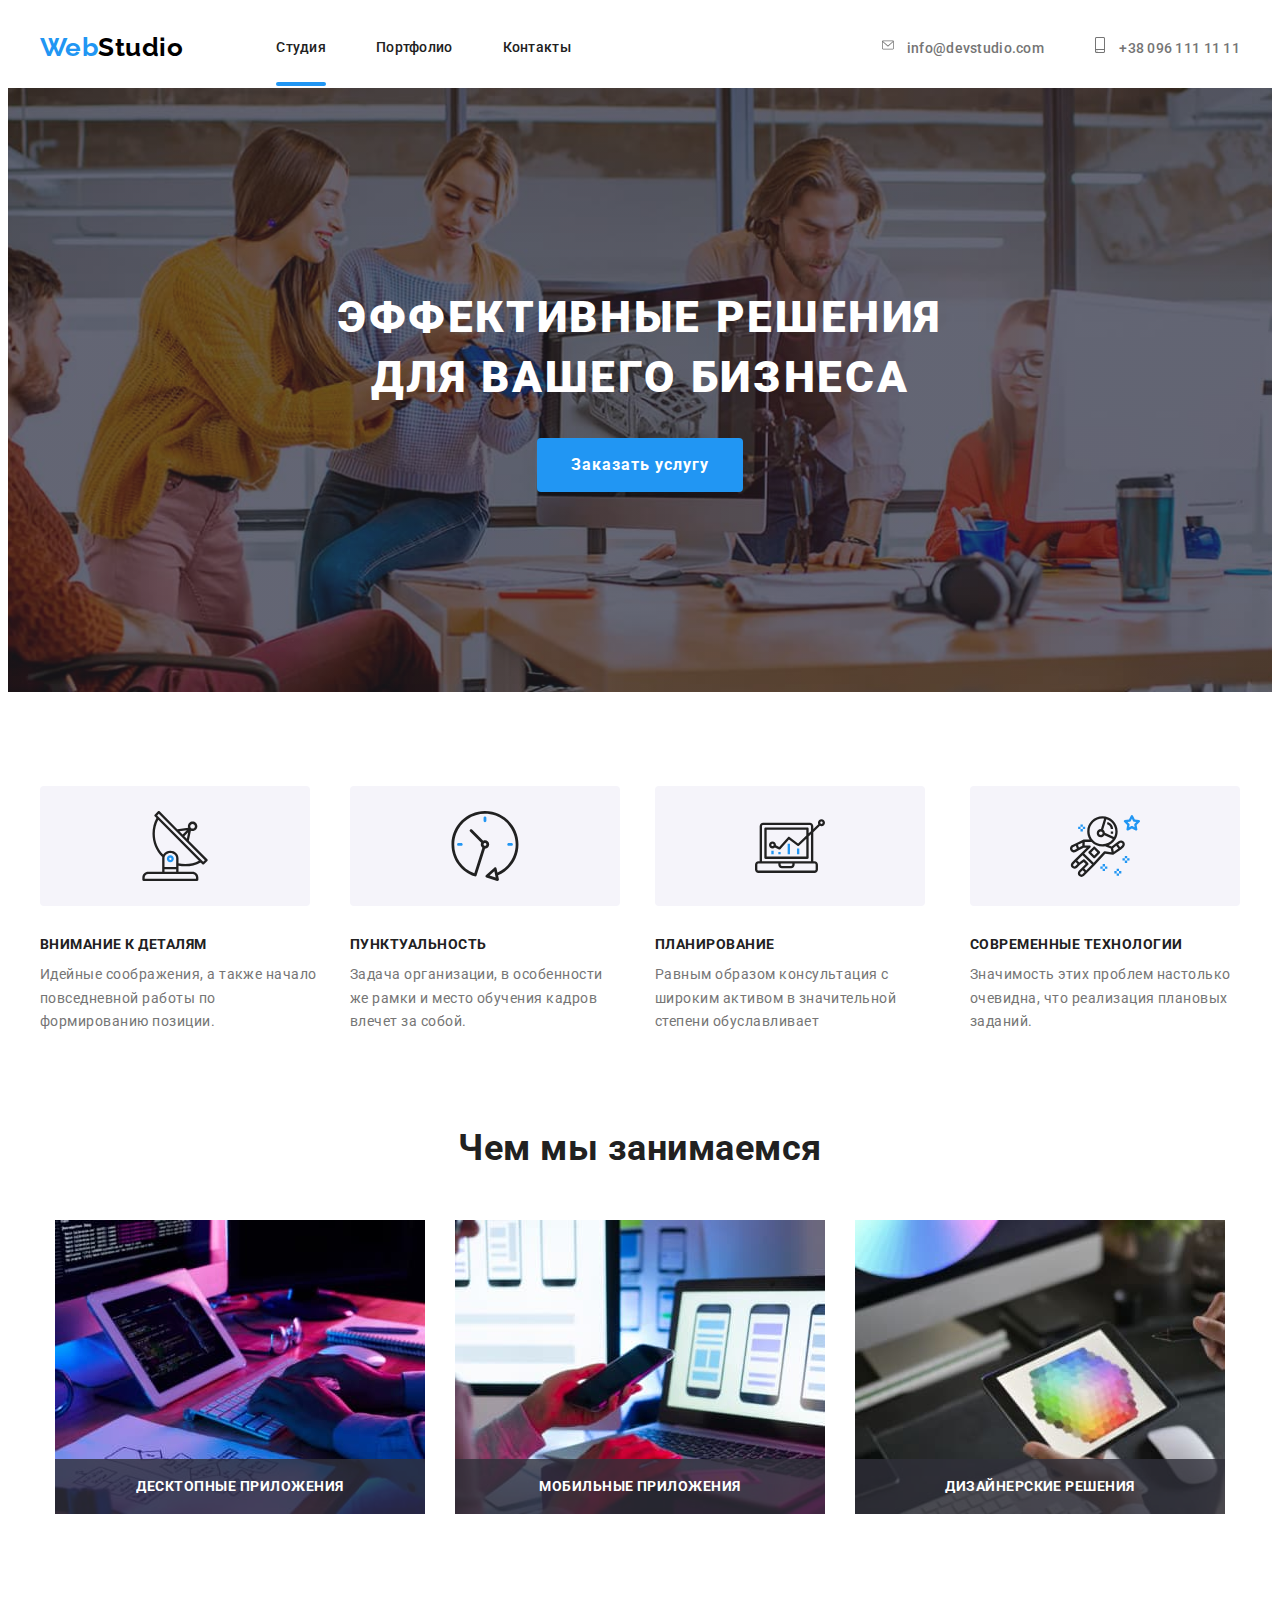
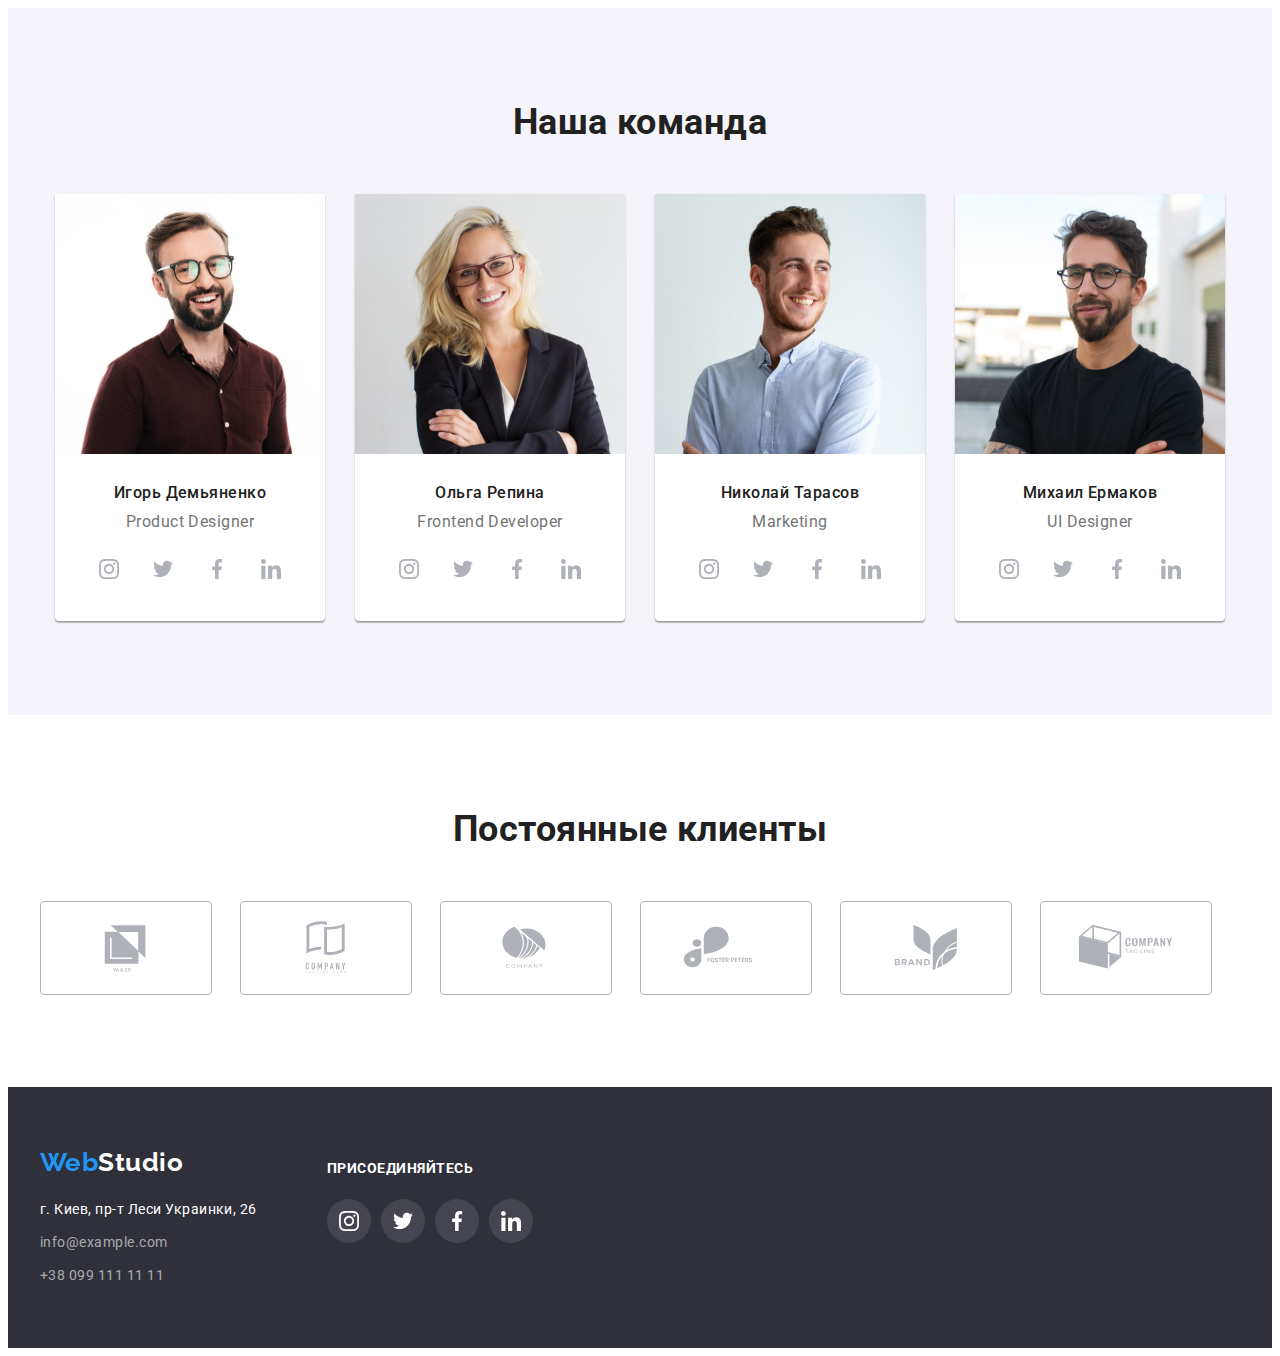
<file: index.html>
<!DOCTYPE html>
<html lang="en">

<head>
    <meta charset="UTF-8">
    <meta http-equiv="X-UA-Compatible" content="IE=edge">
    <meta name="viewport" content="width=   , initial-scale=1.0">
    <title>Document</title>
    <link rel="preconnect" href="https://fonts.googleapis.com">
    <link rel="preconnect" href="https://fonts.gstatic.com" crossorigin>
    <link
        href="https://fonts.googleapis.com/css2?family=Raleway:wght@700&family=Roboto:wght@400;500;700;900&display=swap"
        rel="stylesheet">
    <link rel="stylesheet" href="https://cdnjs.cloudflare.com/ajax/libs/modern-normalize/1.1.0/modern-normalize.min.css"
        integrity="sha512-wpPYUAdjBVSE4KJnH1VR1HeZfpl1ub8YT/NKx4PuQ5NmX2tKuGu6U/JRp5y+Y8XG2tV+wKQpNHVUX03MfMFn9Q=="
        crossorigin="anonymous" referrerpolicy="no-referrer" />

    <link rel="stylesheet" href="./css/style.css">
</head>

<body>
    <header class="header">
        <div class="container head-wrapper">
            <nav class="header-nav">
                <a href="./index.html" class="header-logo link"><span>Web</span>Studio</a>
                <ul class="header-list list">
                    <li class="header-item"><a class="header-link curent link" href="./index.html">Студия</a></li>
                    <li class="header-item"><a class="header-link  link" href="./portfolio.html">Портфолио</a></li>
                    <li class="header-item"><a class="header-link  link" href="">Контакты</a></li>
                </ul>
            </nav>
            <ul class="header-cont-nav list">
                <li class="header-item">
                    <a href="mailto:info@devstudio.com" class="header-contant head-email link">
                        <svg class="header-icon" width="12" height="16">
                            <use href="./images/symbol-defs.svg#icon-envelope">
                            </use>
                        </svg>
                        info@devstudio.com</a>
                </li>
                <li class="header-item">
                    <a href="tel:+380961111111" class="header-contant link">
                        <svg class="header-icon" width="12" height="16">
                            <use href="./images/symbol-defs.svg#icon-smartphone">
                            </use>
                        </svg>
                        +38 096 111 11 11</a>
                </li>
            </ul>
        </div>
    </header>

    <main>
        <section class="hero">
            <div class="container hero-content">
                <h1 class="hero-text">Эффективные решения для вашего бизнеса</h1>
                <button type="button" class="hero-btn" data-modal-open>Заказать услугу</button>
            </div>
        </section>
        <section class="pref">
            <div class="container">
                <h2 class="sr-only">Наши преимущества</h2>
                <ul class="pref-list list">
                    <li class="pref-item">
                        <div class="pref-box-icon">
                            <svg class="pref-icon" width="70" height="70">
                                <use href="./images/symbol-defs.svg#icon-antenna"></use>
                            </svg>
                        </div>
                        <h3 class="pref-item-h">Внимание к деталям</h3>
                        <p class="pref-item-p">Идейные соображения, а также начало повседневной работы по формированию
                            позиции.</p>
                    </li>
                    <li class="pref-item">
                        <div class="pref-box-icon">
                            <svg class="pref-icon" width="70" height="70">
                                <use href="./images/symbol-defs.svg#icon-clock"></use>
                            </svg>
                        </div>
                        <h3 class="pref-item-h">Пунктуальность</h3>
                        <p class="pref-item-p">Задача организации, в особенности же рамки и место обучения кадров влечет
                            за
                            собой.</p>
                    </li>
                    <li class="pref-item">
                        <div class="pref-box-icon">
                            <svg class="pref-icon" width="70" height="70">
                                <use href="./images/symbol-defs.svg#icon-diagram"></use>
                            </svg>
                        </div>
                        <h3 class="pref-item-h">Планирование</h3>
                        <p class="pref-item-p">Равным образом консультация с широким активом в значительной степени
                            обуславливает</p>
                    </li>
                    <li class="pref-item">
                        <div class="pref-box-icon">
                            <svg class="pref-icon" width="70" height="70">
                                <use href="./images/symbol-defs.svg#icon-astronaut"></use>
                            </svg>
                        </div>
                        <h3 class="pref-item-h">Современные технологии</h3>
                        <p class="pref-item-p">Значимость этих проблем настолько очевидна, что реализация плановых
                            заданий.
                        </p>
                    </li>
                </ul>
            </div>
        </section>
        <section class="ocupation">
            <div class="container">
                <h2 class="section-title">Чем мы занимаемся</h2>
                <ul class="ocupation-list list">
                    <li class="ocupation-item">
                        <img src="./images/box_1.jpg" alt="фото синхронизации iPad & iMac" width="370" height="294">
                        <p class="ocupation-text">Десктопные приложения</p>
                    </li>
                    <li class="ocupation-item">
                        <img src="./images/box_2.jpg" alt="фото синхронизации iPhone & notebook" width="370"
                            height="294">
                        <p class="ocupation-text">Мобильные приложения</p>
                    </li>
                    <li class="ocupation-item">
                        <img src="./images/box_3.jpg" alt="фото синхронизации iPad & notebook" width="370" height="294">
                        <p class="ocupation-text">Дизайнерские решения</p>
                    </li>
                </ul>
            </div>
        </section>
        <section class="team">
            <div class="container">
                <h2 class="section-title">Наша команда</h2>
                <ul class="team-list list">
                    <li class="team-item">
                        <img class="team-item-img" src="./images/igor_d.jpg" alt="фото Игоря Демьяненко" width="270"
                            height="280">
                        <div class="team-content">
                            <h3 class="team-item-name">Игорь Демьяненко</h3>
                            <p class="team-item-text">Product Designer</p>
                            <ul class="team-soc-list list">
                                <li class="team-soc-item"><a href="" class="team-soc-link">
                                        <svg class="team-soc-icon" width="20" height="20">
                                            <use href="./images/symbol-defs.svg#icon-instagram"></use>
                                        </svg>
                                    </a></li>
                                <li class="team-soc-item"><a href="" class="team-soc-link"><svg class="team-soc-icon"
                                            width="20" height="20">
                                            <use href="./images/symbol-defs.svg#icon-twitter"></use>
                                        </svg></a></li>
                                <li class="team-soc-item"><a href="" class="team-soc-link"><svg class="team-soc-icon"
                                            width="20" height="20">
                                            <use href="./images/symbol-defs.svg#icon-facebook"></use>
                                        </svg></a></li>
                                <li class="team-soc-item"><a href="" class="team-soc-link"><svg class="team-soc-icon"
                                            width="20" height="20">
                                            <use href="./images/symbol-defs.svg#icon-linkedin"></use>
                                        </svg></a></li>
                            </ul>
                        </div>
                    </li>
                    <li class="team-item">
                        <img class="team-item-img" src="./images/olga_r.jpg" alt="фото Ольги Репиной" width="270"
                            height="280">
                        <div class="team-content">
                            <h3 class="team-item-name">Ольга Репина</h3>
                            <p class="team-item-text">Frontend Developer</p>
                            <ul class="team-soc-list list">
                                <li class="team-soc-item"><a href="" class="team-soc-link">
                                        <svg class="team-soc-icon" width="20" height="20">
                                            <use href="./images/symbol-defs.svg#icon-instagram"></use>
                                        </svg>
                                    </a></li>
                                <li class="team-soc-item"><a href="" class="team-soc-link"><svg class="team-soc-icon"
                                            width="20" height="20">
                                            <use href="./images/symbol-defs.svg#icon-twitter"></use>
                                        </svg></a></li>
                                <li class="team-soc-item"><a href="" class="team-soc-link"><svg class="team-soc-icon"
                                            width="20" height="20">
                                            <use href="./images/symbol-defs.svg#icon-facebook"></use>
                                        </svg></a></li>
                                <li class="team-soc-item"><a href="" class="team-soc-link"><svg class="team-soc-icon"
                                            width="20" height="20">
                                            <use href="./images/symbol-defs.svg#icon-linkedin"></use>
                                        </svg></a></li>
                            </ul>
                        </div>
                    </li>
                    <li class="team-item">
                        <img class="team-item-img" src="./images/nick_t.jpg" alt="фото Николая Тарасова" width="270"
                            height="280">
                        <div class="team-content">
                            <h3 class="team-item-name">Николай Тарасов</h3>
                            <p class="team-item-text">Marketing</p>
                            <ul class="team-soc-list list">
                                <li class="team-soc-item"><a href="" class="team-soc-link">
                                        <svg class="team-soc-icon" width="20" height="20">
                                            <use href="./images/symbol-defs.svg#icon-instagram"></use>
                                        </svg>
                                    </a></li>
                                <li class="team-soc-item"><a href="" class="team-soc-link"><svg class="team-soc-icon"
                                            width="20" height="20">
                                            <use href="./images/symbol-defs.svg#icon-twitter"></use>
                                        </svg></a></li>
                                <li class="team-soc-item"><a href="" class="team-soc-link"><svg class="team-soc-icon"
                                            width="20" height="20">
                                            <use href="./images/symbol-defs.svg#icon-facebook"></use>
                                        </svg></a></li>
                                <li class="team-soc-item"><a href="" class="team-soc-link"><svg class="team-soc-icon"
                                            width="20" height="20">
                                            <use href="./images/symbol-defs.svg#icon-linkedin"></use>
                                        </svg></a></li>
                            </ul>

                        </div>
                    </li>
                    <li class="team-item">
                        <img class="team-item-img" src="./images/mich_erm.jpg" alt="фото Михаила Ермакова" width="270"
                            height="280">
                        <div class="team-content">
                            <h3 class="team-item-name">Михаил Ермаков</h3>
                            <p class="team-item-text">UI Designer</p>
                            <ul class="team-soc-list list">
                                <li class="team-soc-item"><a href="" class="team-soc-link">
                                        <svg class="team-soc-icon" width="20" height="20">
                                            <use href="./images/symbol-defs.svg#icon-instagram"></use>
                                        </svg>
                                    </a></li>
                                <li class="team-soc-item"><a href="" class="team-soc-link"><svg class="team-soc-icon"
                                            width="20" height="20">
                                            <use href="./images/symbol-defs.svg#icon-twitter"></use>
                                        </svg></a></li>
                                <li class="team-soc-item"><a href="" class="team-soc-link"><svg class="team-soc-icon"
                                            width="20" height="20">
                                            <use href="./images/symbol-defs.svg#icon-facebook"></use>
                                        </svg></a></li>
                                <li class="team-soc-item"><a href="" class="team-soc-link"><svg class="team-soc-icon"
                                            width="20" height="20">
                                            <use href="./images/symbol-defs.svg#icon-linkedin"></use>
                                        </svg></a></li>
                            </ul>
                        </div>
                    </li>
                </ul>
            </div>
        </section>
        <section class="partners">
            <div class="container">
                <h2 class="section-title">Постоянные клиенты</h2>
                <ul class="partners-list list">
                    <li class="partners-item"><a href="" class="partners-link"><svg class="partners-icon" width="106"
                                height="60">
                                <use href="./images/symbol-defs.svg#icon-Logo-1"></use>
                            </svg></a></li>
                    <li class="partners-item"><a href="" class="partners-link"><svg class="partners-icon" width="106"
                                height="60">
                                <use href="./images/symbol-defs.svg#icon-Logo-2"></use>
                            </svg></a></li>
                    <li class="partners-item"><a href="" class="partners-link"><svg class="partners-icon" width="106"
                                height="60">
                                <use href="./images/symbol-defs.svg#icon-Logo-3"></use>
                            </svg></a></li>
                    <li class="partners-item"><a href="" class="partners-link"><svg class="partners-icon" width="106"
                                height="60">
                                <use href="./images/symbol-defs.svg#icon-Logo-4"></use>
                            </svg></a></li>
                    <li class="partners-item"><a href="" class="partners-link"><svg class="partners-icon" width="106"
                                height="60">
                                <use href="./images/symbol-defs.svg#icon-Logo-5"></use>
                            </svg></a></li>
                    <li class="partners-item"><a href="" class="partners-link"><svg class="partners-icon" width="106"
                                height="60">
                                <use href="./images/symbol-defs.svg#icon-Logo-6"></use>
                            </svg></a></li>
                </ul>
            </div>
        </section>
    </main>
    <footer class="footer">
        <div class="container footer-wrap">
            <div class="foot-box-1">
                <h2 class="sr-only">Контакты</h2>
                <a class="footer-logo link" href="./index.html"><span>Web</span>Studio</a>
                <address class="footer-adress">
                    <ul class="footer-list list">
                        <li class="footer-item"><a class="footer-map-link link footer-common"
                                href="https://goo.gl/maps/TtTyTm2VUYu7iCqC7" target="_blank"
                                rel="noopener nofollow norefferrer">г.
                                Киев, пр-т Леси Украинки, 26</a></li>
                        <li class="footer-item"><a class="footer-contact footer-common link"
                                href="mailto:info@example.com">info@example.com</a></li>
                        <li class="footer-item"><a class="footer-contact footer-common link"
                                href="tel:+380991111111">+38
                                099
                                111
                                11
                                11</a>
                        </li>
                    </ul>
                </address>
            </div>
            <div class="footer-box-2">
                <h3 class="h-footer">присоединяйтесь</h3>
                <ul class="footer-soc-list list">
                    <li class="footer-soc-item"><a href="" class="footer-soc-link"><svg class="footer-soc-icon"
                                width="20" height="20">
                                <use href="./images/symbol-defs.svg#icon-instagram"></use>
                            </svg></a></li>
                    <li class="footer-soc-item"><a href="" class="footer-soc-link"><svg class="footer-soc-icon"
                                width="20" height="20">
                                <use href="./images/symbol-defs.svg#icon-twitter"></use>
                            </svg></a></li>
                    <li class="footer-soc-item"><a href="" class="footer-soc-link"><svg class="footer-soc-icon"
                                width="20" height="20">
                                <use href="./images/symbol-defs.svg#icon-facebook"></use>
                            </svg></a></li>
                    <li class="footer-soc-item">
                        <a href="" class="footer-soc-link">
                            <svg class="footer-soc-icon" width="20" height="20">
                                <use href="./images/symbol-defs.svg#icon-linkedin"></use>
                            </svg>
                        </a>
                    </li>
                </ul>
            </div>
        </div>
    </footer>
    <div class="backdrop" data-modal>
        <div class="modal">
            <button type="button" class="modal-close-btn" data-modal-close>
                <svg class="modal-icon" width="11" height="11">
                    <use href="./images/symbol-defs.svg#icon-Vector-2-1"></use>
                </svg>
            </button>
        </div>
    </div>
    <script src="./js/modal.js"></script>
</body>

</html>
</file>
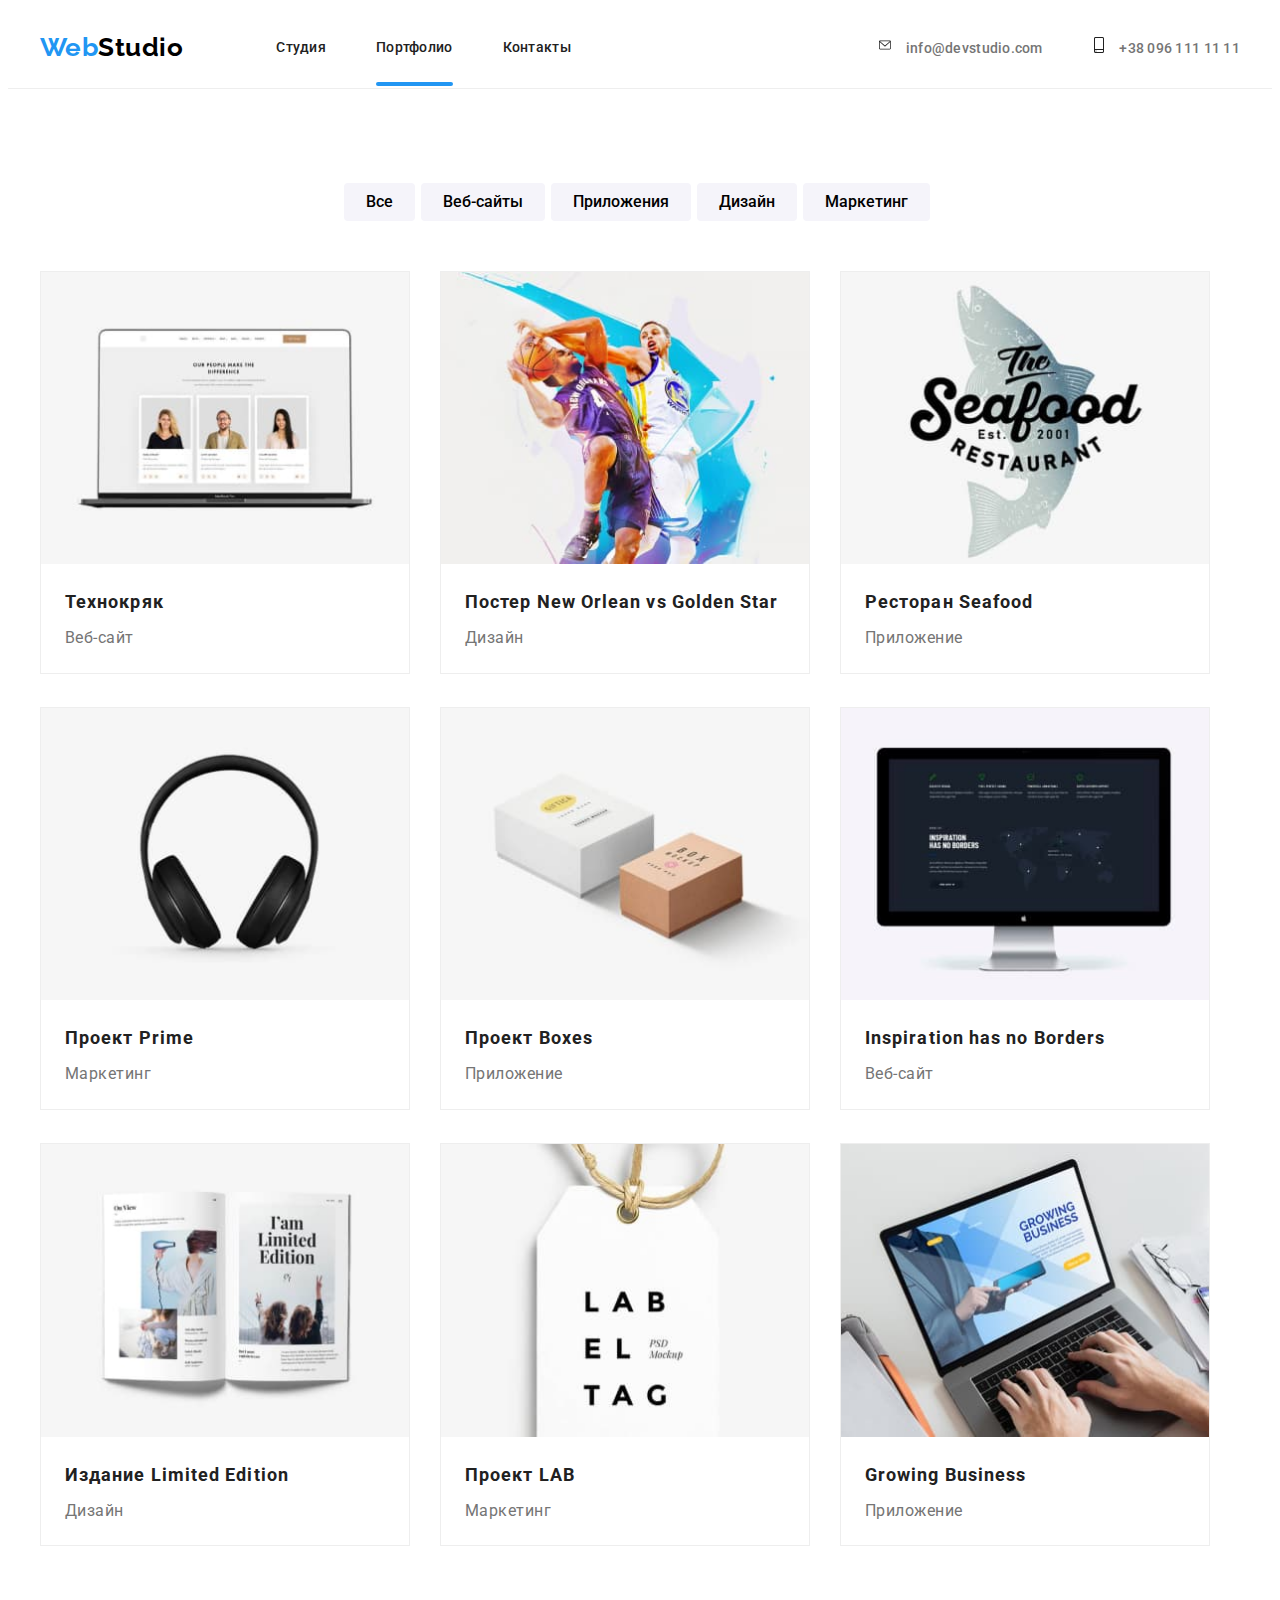
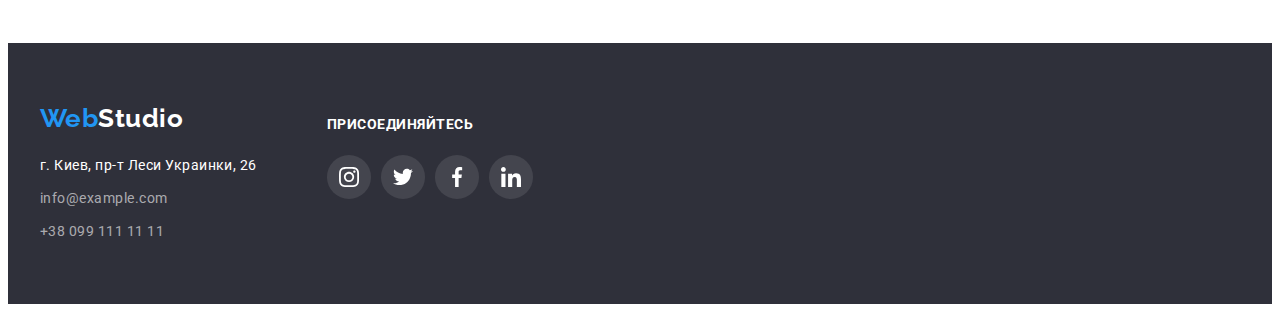
<file: portfolio.html>
<!DOCTYPE html>
<html lang="en">

<head>
    <meta charset="UTF-8">
    <meta http-equiv="X-UA-Compatible" content="IE=edge">
    <meta name="viewport" content="width=   , initial-scale=1.0">
    <title>Document</title>
    <link rel="preconnect" href="https://fonts.googleapis.com">
    <link rel="preconnect" href="https://fonts.gstatic.com" crossorigin>
    <link
        href="https://fonts.googleapis.com/css2?family=Raleway:wght@700&family=Roboto:wght@400;500;700;900&display=swap"
        rel="stylesheet">
    <link rel="stylesheet" href="https://cdnjs.cloudflare.com/ajax/libs/modern-normalize/1.1.0/modern-normalize.min.css"
        integrity="sha512-wpPYUAdjBVSE4KJnH1VR1HeZfpl1ub8YT/NKx4PuQ5NmX2tKuGu6U/JRp5y+Y8XG2tV+wKQpNHVUX03MfMFn9Q=="
        crossorigin="anonymous" referrerpolicy="no-referrer" />
    <link rel="stylesheet" href="./css/style.css">
</head>

<body>
    <header class="header">
        <div class="container head-wrapper">
            <nav class="header-nav">
                <a href="./index.html" class="header-logo link"><span>Web</span>Studio</a>
                <ul class="header-list list">
                    <li class="header-item"><a class="header-link  link" href="./index.html">Студия</a></li>
                    <li class="header-item"><a class="header-link curent  link" href="./portfolio.html">Портфолио</a></li>
                    <li class="header-item"><a class="header-link  link" href="">Контакты</a></li>
                </ul>
            </nav>
            <ul class="header-cont-nav list">
                <li class="header-item">
                    <svg class="header-icon" width="12" height="16">
                        <use href="./images/symbol-defs.svg#icon-envelope"></use>
                    </svg>
                    <a href="mailto:info@devstudio.com" class="header-contant link">info@devstudio.com</a>
                </li>
                <li class="header-item">
                    <svg class="header-icon" width="12" height="16">
                        <use href="./images/symbol-defs.svg#icon-smartphone"></use>
                    </svg>
                    <a href="tel:+380961111111" class="header-contant link">+38 096 111 11 11</a>
                </li>
            </ul>
        </div>
    </header>

    <main>
        <section class="portfolio">
            <div class="container">

                <div class="port-content">
                    <ul class="list">
                        <li><button class="portfolio-btn" type="button">Все</button></li>
                        <li><button class="portfolio-btn" type="button">Веб-сайты</button></li>
                        <li><button class="portfolio-btn" type="button">Приложения</button></li>
                        <li><button class="portfolio-btn" type="button">Дизайн</button></li>
                        <li><button class="portfolio-btn" type="button">Маркетинг</button></li>
                    </ul>
                </div>

                <h1 class="sr-only">наши проекты</h1>
                <ul class="portfolio-list list">
                    <li class="port-list-item"> <a class="link" href="">
                            <article class="portfolio-card">
                                <div class="portfolio-card-img">
                                <img src="./images/techno_1.jpg" alt="технокряк_веб-сайт" width="">
                           <p class="portfolio-card-text">Ресурс предлагает комплексные предложения с разным уровнем функционала и сервисов. Все это позволит посетителю получить
                        исчерпывающие сведения о компании или частном лице.</p>
                            </div>
                                <div class="portfolio-text">
                                    <h2 class="portfolio-prj-h">Технокряк</h2>
                                    <p class="portfolio-prj-p">Веб-сайт</p>
                                </div>
                            </article>
                        </a>

                    </li>
                    <li class="port-list-item"> <a class="link" href="">
                            <article class="portfolio-card">
                                <div class="portfolio-card-img">
                                <img src="./images/poster_2.jpg" alt="Постер Новый Орлеан" width="">
                                <p class="portfolio-card-text">Ресурс предлагает комплексные предложения с разным уровнем функционала и сервисов. Все это позволит посетителю
                                    получить
                                    исчерпывающие сведения о компании или частном лице.</p>
                                </div>
                                <div class="portfolio-text">
                                    <h2 class="portfolio-prj-h">Постер New Orlean vs Golden Star</h2>
                                    <p class="portfolio-prj-p">Дизайн</p>
                                </div>
                            </article>
                        </a>
                    </li>
                    <li class="port-list-item"> <a class="link" href="">
                            <article class="portfolio-card">
                                <div class="portfolio-card-img">
                                <img src="./images/restaurant_3.jpg" alt="Рыбный ресторан Seafood" width="">
                            <p class="portfolio-card-text">Ресурс предлагает комплексные предложения с разным уровнем функционала и сервисов. Все это позволит посетителю
                                получить
                                исчерпывающие сведения о компании или частном лице.</p>
                            </div>
                                <div class="portfolio-text">
                                    <h2 class="portfolio-prj-h">Ресторан Seafood</h2>
                                    <p class="portfolio-prj-p">Приложение</p>
                                </div>
                            </article>
                        </a>
                    </li>
                    <li class="port-list-item"> <a class="link" href="">
                            <article class="portfolio-card">
                                  <div class="portfolio-card-img">
                                <img src="./images/project_4.jpg" alt="фото проект Prime" width="">
                                <p class="portfolio-card-text">Ресурс предлагает комплексные предложения с разным уровнем функционала и сервисов. Все это позволит посетителю
                                    получить
                                    исчерпывающие сведения о компании или частном лице.</p>
                                </div>
                                <div class="portfolio-text">
                                    <h2 class="portfolio-prj-h">Проект Prime</h2>
                                    <p class="portfolio-prj-p">Маркетинг</p>
                                </div>
                            </article>
                        </a>
                    </li>
                    <li class="port-list-item"> <a class="link" href="">
                            <article class="portfolio-card">
                                <div class="portfolio-card-img">
                                <img src="./images/project_boxes_5.jpg" alt="фото проект Boxes" width="">
                                <p class="portfolio-card-text">Ресурс предлагает комплексные предложения с разным уровнем функционала и сервисов. Все это позволит посетителю
                                    получить
                                    исчерпывающие сведения о компании или частном лице.</p>
                                </div>
                                <div class="portfolio-text">
                                    <h2 class="portfolio-prj-h">Проект Boxes</h2>
                                    <p class="portfolio-prj-p">Приложение</p>
                                                               </div>
                            </article>
                        </a>
                    </li>
                    <li class="port-list-item"> <a class="link" href="">
                            <article class="portfolio-card">
                                <div class="portfolio-card-img">
                                <img src="./images/inspiration_6.jpg" alt="фото сайт Inspiration" width="">
                                <p class="portfolio-card-text">Ресурс предлагает комплексные предложения с разным уровнем функционала и сервисов. Все это позволит посетителю
                                    получить
                                    исчерпывающие сведения о компании или частном лице.</p>
                                </div>
                                <div class="portfolio-text">
                                    <h2 class="portfolio-prj-h">Inspiration has no Borders</h2>
                                    <p class="portfolio-prj-p">Веб-сайт</p>
                                </div>
                            </article>
                        </a>
                    </li>
                    <li class="port-list-item"> <a class="link" href="">
                            <article class="portfolio-card">
                                <div class="portfolio-card-img">
                                <img src="./images/journal_7.jpg" alt="фото проект Limited Edition" width="">
                                <p class="portfolio-card-text">Ресурс предлагает комплексные предложения с разным уровнем функционала и сервисов. Все это позволит посетителю
                                    получить
                                    исчерпывающие сведения о компании или частном лице.</p>
                                </div>
                                <div class="portfolio-text">
                                    <h2 class="portfolio-prj-h">Издание Limited Edition</h2>
                                    <p class="portfolio-prj-p">Дизайн</p>
                                </div>
                            </article>
                        </a>
                    </li>
                    <li class="port-list-item"> <a class="link" href="">
                            <article class="portfolio-card">
                                <div class="portfolio-card-img">
                                <img src="./images/project_lab_8.jpg" alt="фото проект LAB" width="">
                            <p class="portfolio-card-text">Ресурс предлагает комплексные предложения с разным уровнем функционала и сервисов. Все это позволит посетителю
                                получить
                                исчерпывающие сведения о компании или частном лице.</p>
                            </div>
                                <div class="portfolio-text">
                                    <h2 class="portfolio-prj-h">Проект LAB</h2>
                                    <p class="portfolio-prj-p">Маркетинг</p>
                                </div>
                            </article>
                        </a>
                    </li>
                    <li class="port-list-item"> <a class="link" href="">
                            <article class="portfolio-card">
                                <div class="portfolio-card-img">
                                <img src="./images/growing_9.jpg" alt="фото приложение Growing" width="">
                                <p class="portfolio-card-text">Ресурс предлагает комплексные предложения с разным уровнем функционала и сервисов. Все это позволит посетителю
                                    получить
                                    исчерпывающие сведения о компании или частном лице.</p>
                                </div>
                                <div class="portfolio-text">
                                    <h2 class="portfolio-prj-h">Growing Business</h2>
                                    <p class="portfolio-prj-p">Приложение</p>
                                </div>
                            </article>
                        </a>
                    </li>
                </ul>


            </div>
        </section>
    </main>
    <footer class="footer">
        <div class="container footer-wrap">
            <div class="foot-box-1">
                <h2 class="sr-only">Контакты</h2>
                <a class="footer-logo link" href="./index.html"><span>Web</span>Studio</a>
                <address class="footer-adress">
                    <ul class="footer-list list">
                        <li class="footer-item"><a class="footer-map-link link footer-common"
                                href="https://goo.gl/maps/TtTyTm2VUYu7iCqC7" target="_blank"
                                rel="noopener nofollow norefferrer">г.
                                Киев, пр-т Леси Украинки, 26</a></li>
                        <li class="footer-item"><a class="footer-contact footer-common link"
                                href="mailto:info@example.com">info@example.com</a></li>
                        <li class="footer-item"><a class="footer-contact footer-common link"
                                href="tel:+380991111111">+38
                                099
                                111
                                11
                                11</a>
                        </li>
                    </ul>
                </address>
            </div>
            <div class="footer-box-2">
                <h3 class="h-footer">присоединяйтесь</h3>
                <ul class="footer-soc-list list">
                    <li class="footer-soc-item"><a href="" class="footer-soc-link"><svg class="footer-soc-icon"
                                width="20" height="20">
                                <use href="./images/symbol-defs.svg#icon-instagram"></use>
                            </svg></a></li>
                    <li class="footer-soc-item"><a href="" class="footer-soc-link"><svg class="footer-soc-icon"
                                width="20" height="20">
                                <use href="./images/symbol-defs.svg#icon-twitter"></use>
                            </svg></a></li>
                    <li class="footer-soc-item"><a href="" class="footer-soc-link"><svg class="footer-soc-icon"
                                width="20" height="20">
                                <use href="./images/symbol-defs.svg#icon-facebook"></use>
                            </svg></a></li>
                    <li class="footer-soc-item">
                        <a href="" class="footer-soc-link">
                            <svg class="footer-soc-icon" width="20" height="20">
                                <use href="./images/symbol-defs.svg#icon-linkedin"></use>
                            </svg>
                        </a>
                    </li>
                </ul>
            </div>
        </div>
    </footer>
</body>

</html>
</file>
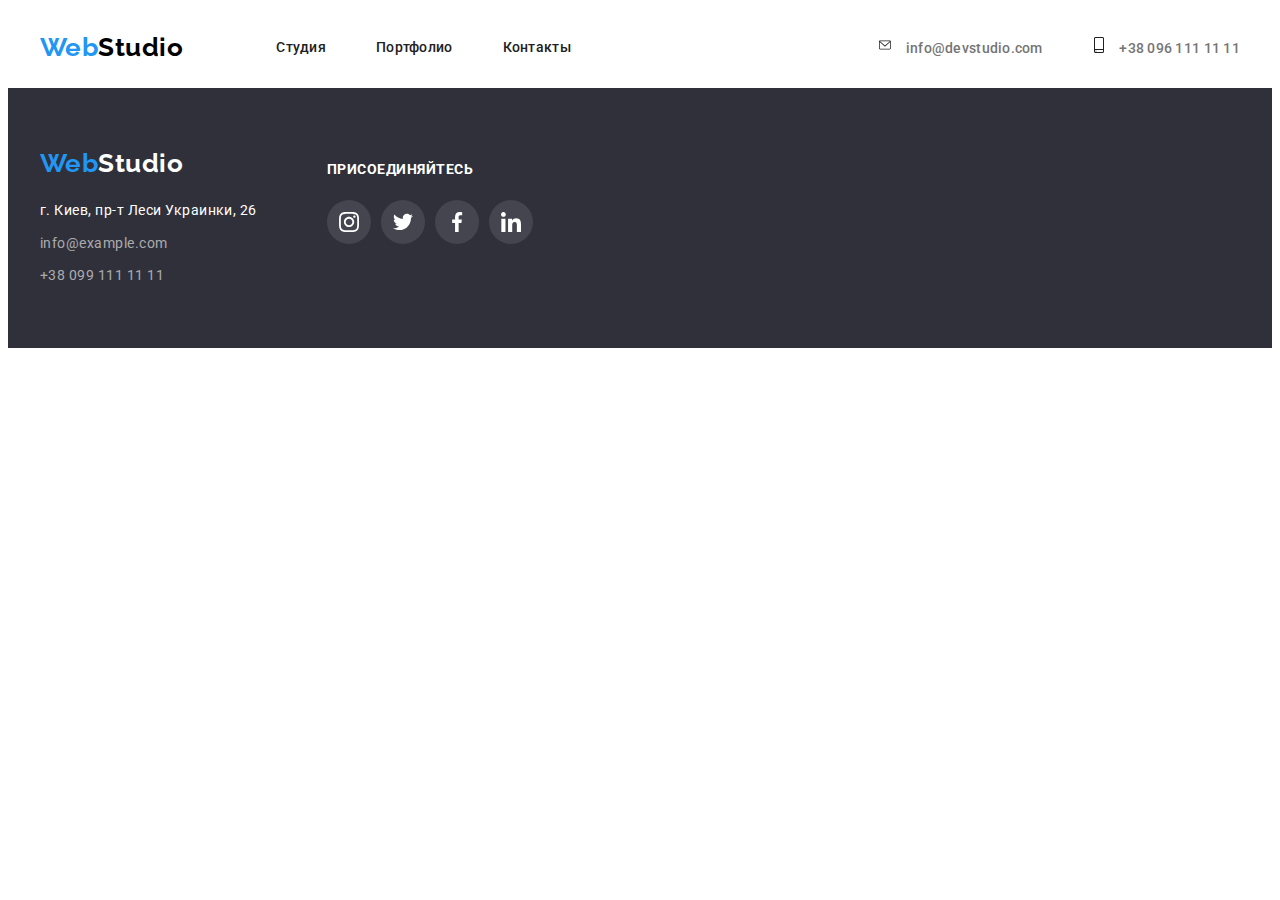
<file: studio.html>
<!DOCTYPE html>
<html lang="en">

<head>
    <meta charset="UTF-8">
    <meta http-equiv="X-UA-Compatible" content="IE=edge">
    <meta name="viewport" content="width=   , initial-scale=1.0">
    <title>Document</title>
    <link rel="preconnect" href="https://fonts.googleapis.com">
    <link rel="preconnect" href="https://fonts.gstatic.com" crossorigin>
    <link
        href="https://fonts.googleapis.com/css2?family=Raleway:wght@700&family=Roboto:wght@400;500;700;900&display=swap"
        rel="stylesheet">
    <link rel="stylesheet" href="https://cdnjs.cloudflare.com/ajax/libs/modern-normalize/1.1.0/modern-normalize.min.css"
        integrity="sha512-wpPYUAdjBVSE4KJnH1VR1HeZfpl1ub8YT/NKx4PuQ5NmX2tKuGu6U/JRp5y+Y8XG2tV+wKQpNHVUX03MfMFn9Q=="
        crossorigin="anonymous" referrerpolicy="no-referrer" />
    <link rel="stylesheet" href="./css/style.css">
</head>

<body>
    <header class="header">
        <div class="container head-wrapper">
            <nav class="header-nav">
                <a href="./index.html" class="header-logo link"><span>Web</span>Studio</a>
                <ul class="header-list list">
                    <li class="header-item"><a class="header-link  link" href="./studio.html">Студия</a></li>
                    <li class="header-item"><a class="header-link  link" href="./portfolio.html">Портфолио</a></li>
                    <li class="header-item"><a class="header-link  link" href="">Контакты</a></li>
                </ul>
            </nav>
            <ul class="header-cont-nav list">
                <li class="header-item">
                    <svg class="header-icon" width="12" height="16">
                        <use href="./images/symbol-defs.svg#icon-envelope"></use>
                    </svg>
                    <a href="mailto:info@devstudio.com" class="header-contant link">info@devstudio.com</a>
                </li>
                <li class="header-item">
                    <svg class="header-icon" width="12" height="16">
                        <use href="./images/symbol-defs.svg#icon-smartphone"></use>
                    </svg>
                    <a href="tel:+380961111111" class="header-contant link">+38 096 111 11 11</a>
                </li>
            </ul>
        </div>
    </header>

    <main>

    </main>
    <footer class="footer">
        <div class="container footer-wrap">
            <div class="foot-box-1">
                <h2 class="sr-only">Контакты</h2>
                <a class="footer-logo link" href="./index.html"><span>Web</span>Studio</a>
                <address class="footer-adress">
                    <ul class="footer-list list">
                        <li class="footer-item"><a class="footer-map-link link footer-common"
                                href="https://goo.gl/maps/TtTyTm2VUYu7iCqC7" target="_blank"
                                rel="noopener nofollow norefferrer">г.
                                Киев, пр-т Леси Украинки, 26</a></li>
                        <li class="footer-item"><a class="footer-contact footer-common link"
                                href="mailto:info@example.com">info@example.com</a></li>
                        <li class="footer-item"><a class="footer-contact footer-common link"
                                href="tel:+380991111111">+38
                                099
                                111
                                11
                                11</a>
                        </li>
                    </ul>
                </address>
            </div>
            <div class="footer-box-2">
                <h3 class="h-footer">присоединяйтесь</h3>
                <ul class="footer-soc-list list">
                    <li class="footer-soc-item"><a href="" class="footer-soc-link"><svg class="footer-soc-icon"
                                width="20" height="20">
                                <use href="./images/symbol-defs.svg#icon-instagram"></use>
                            </svg></a></li>
                    <li class="footer-soc-item"><a href="" class="footer-soc-link"><svg class="footer-soc-icon"
                                width="20" height="20">
                                <use href="./images/symbol-defs.svg#icon-twitter"></use>
                            </svg></a></li>
                    <li class="footer-soc-item"><a href="" class="footer-soc-link"><svg class="footer-soc-icon"
                                width="20" height="20">
                                <use href="./images/symbol-defs.svg#icon-facebook"></use>
                            </svg></a></li>
                    <li class="footer-soc-item">
                        <a href="" class="footer-soc-link">
                            <svg class="footer-soc-icon" width="20" height="20">
                                <use href="./images/symbol-defs.svg#icon-linkedin"></use>
                            </svg>
                        </a>
                    </li>
                </ul>
            </div>
        </div>
    </footer>
</body>

</html>
</file>
<file: css/style.css>
:root {
  --primary-text-color: #212121;
  --secondary-text-collor: #757575;
  --accent-text-color: #2196F3;
  --accent2-text-color: #FFFFFF;
  --background-accent: #2F303A;
  --background2-accent: #F5F4FA;
  --logo-color: #000000;
  --border-portfolio: #eeeeee;

  --tipical-margin: 30px;
}

/* font main background: #212121; */
/* font main 2 background: #757575; */
/* font aсcent background: 2196F3#--; */
/* font aсcent 2 background: #FFFFFF; */
/* hero background color: #2F303A; */
/* main background color: #FFFFFF; */
/* section team background color F5F4FA */

p,
h1,
h2,
h3,
h4,
h5,
h6 {
  margin: 0;
}

ul,
ol {
  margin: 0;
  padding-left: 0;
}

button {
  cursor: pointer;
}

img {
  display: block;
  max-width: 100%;
  height: auto;
}

body {
  color: var(--primary-text-color);
  background: var(--accent2-text-color);
  font-family: 'Roboto', sans-serif;
  letter-spacing: 0.03em;


}

.container {
  width: 1200px;
  margin: 0 auto;
  padding-left: 15px;
  padding-right: 15px;
  /* outline: 1px solid tomato; */
}

.list {
  list-style: none;
  padding: 0;
  margin: 0;
}

.link {
  text-decoration: none;
  display: inline-block;
}

/* -------------------------header--------------------*/
.header {
  padding-top: 24px;
  padding-bottom: 25px;
}

.header .head-wrapper {
  display: flex;
  align-items: center;
}

.header-logo {
  color: var(--logo-color);
  font-family: 'Raleway', sans-serif;
  font-weight: 700;
  font-size: 26px;
  line-height: 1.19;

}

.header-logo>span {
  color: var(--accent-text-color);
}

.header-nav {
  display: flex;
  align-items: center;
}

.header-list {
  display: flex;
  margin-left: 93px;
}

.header-list .header-item+.header-item {
  margin-left: 50px;
}

.header-cont-nav {
  margin-left: auto;
}

.header-cont-nav .header-item+.header-item {
  margin-left: 50px;
}


.header-cont-nav {
  display: flex;
}

/* .header-item {
  display: flex;
  align-items: center;
} */

.header-link,
.header-contant {
  font-weight: 500;
  font-size: 14px;
  line-height: 1.2;
  letter-spacing: 0.02em;
}

.header-link {
  position: relative;
}

.curent::after {
  content: "";

  display: block;
  width: 100%;
  height: 4px;
  background-color: var(--accent-text-color);
  border-radius: 2px;

  position: absolute;
  left: 0;
  bottom: -30px;

  /* transform: scaleX(0); */
  transition: transform 250ms cubic-bezier(0.4, 0, 0.2, 1);
}

/* .header-link:hover::after{
  transform: scaleX(1);
} */

.header-contant {
  color: var(--secondary-text-collor);
  transition: 250ms cubic-bezier(0.4, 0, 0.2, 1);
}

.header-link {
  color: var(--primary-text-color);
  display: flex;
  transition: 250ms cubic-bezier(0.4, 0, 0.2, 1);

}

.header-icon {
  margin-right: 10px;
  fill: currentColor;

  justify-content: center;
  align-items: center;

}

/* 
.header-contan:focus .header-icon,
.header-contan:hover .header-icon {
  color: var(--accent-text-color);
} */

.header-link:hover,
.header-link:focus,
.header-contant:focus,
.header-contant:hover {
  color: var(--accent-text-color);
}

/*.header-item:focus .header-contant,
.header-item:hover .header-contant {
  color: var(--accent-text-color);
}*/

/*-------------------------hero---------------------*/
.hero {
  background: var(--background-accent);
  padding: 200px 0px;
  max-width: 1600px;
  margin: 0 auto;

  background-image: linear-gradient(rgba(47, 48, 58, 0.4), rgba(47, 48, 58, 0.4)), url(../images/hero-bg.jpg);
  background-size: cover;
  background-position: center;
  background-repeat: no-repeat;
}

/* .hero .container {
  padding: 200px 0px;

} */

.hero-text {
  max-width: 696px;
  color: var(--accent2-text-color);
  font-weight: 900;
  font-size: 44px;
  line-height: 1.36;
  text-align: center;
  letter-spacing: 0.06em;
  text-transform: uppercase;
  margin: 0 auto var(--tipical-margin);
  ;
}

.hero-btn {
  margin: 0 auto;
  min-width: 200px;

  border-color: transparent;
  padding: 10px 32px;
  justify-content: center;
  border-radius: 4px;

  color: var(--accent2-text-color);
  background: var(--accent-text-color);
  cursor: pointer;

  font-family: 'Roboto';
  font-weight: 700;
  font-size: 16px;
  line-height: 1.9;
  display: flex;
  align-items: center;
  text-align: center;
  letter-spacing: 0.06em;

}

/* -----------------------main part ----------------*/
.pref {
  padding-top: 94px;
}

.pref-list {
  display: flex;
  justify-content: center;
}



.pref-item {
  flex-basis: calc(100/4 - var(--tipical-margin));
  margin-right: var(--tipical-margin);
}

.pref-item:last-child {
  margin-right: 0;
}


.pref-box-icon {
  background-color: #F5F4FA;

  border-radius: 4px;
  width: 270px;
  height: 120px;
  margin-bottom: 30px;
  /*padding: 25px 100px;*/
  display: flex;
  justify-content: center;
  align-items: center;
}


.pref-icon {}


.pref-item-h {
  margin-bottom: 10px;

  font-weight: 700;
  font-size: 14px;
  line-height: 1.2;
  text-transform: uppercase;


}

.pref-item-p {
  color: #757575;
  font-size: 14px;
  line-height: 1.7;

}

.ocupation {
  padding-top: 94px;
  padding-bottom: 94px;
}

.section-title {
  font-weight: 700;
  font-size: 36px;
  line-height: 1.16;
  text-align: center;
  margin-bottom: 50px;

}

.ocupation-list {
  display: flex;
  justify-content: center;
  padding-top: 0;
}

.ocupation-item {
  flex-basis: calc(100/3- var(--tipical-margin));
  margin-right: var(--tipical-margin);

  position: relative;
}

.ocupation-item:last-child {
  margin-right: 0;
}

.ocupation-text {
  position: absolute;
  bottom: 0;

  padding: 27px 0px;

  background-color: rgba(47, 48, 58, 0.8);
  width: 100%;

  font-weight: 700;
  font-size: 14px;
  line-height: 1.14px;
  text-align: center;
  text-transform: uppercase;

  color: #FFFFFF;

}

.team {
  padding-top: 94px;
  padding-bottom: 94px;
  background: #F5F4FA
}

.team-list {
  display: flex;
  justify-content: center;
  margin: 0 auto;
}

.team-item {
  flex-basis: calc(100/4- var(--tipical-margin));
  background: #FFFFFF;
  /* material shadow v1 */

  box-shadow: 0px 1px 3px rgba(0, 0, 0, 0.12), 0px 1px 1px rgba(0, 0, 0, 0.14), 0px 2px 1px rgba(0, 0, 0, 0.2);
  border-radius: 0px 0px 4px 4px;
}

.team-item:not(:last-child) {
  margin-right: var(--tipical-margin);
}

.team-content {
  padding: 30px 15px;
  margin: 0 auto;
  text-align: center;
}

.team-item-name {
  margin-bottom: 10px;
  font-weight: 500;
  font-size: 16px;
  line-height: 1.18;
}

.team-item-text {
  color: var(--secondary-text-collor);
  font-weight: 400;
  font-size: 16px;
  line-height: 1.18;
  margin-bottom: 16px;
}

.team-soc-list {
  display: flex;
  justify-content: center;
}

.team-soc-item {
  width: 44px;
  height: 44px;
  margin-right: 10px;
}

.team-soc-item:last-child {
  margin-right: 0px;
}

.team-soc-link {
  width: 100%;
  height: 100%;
  background-color: var(--accent2-text-color);
  border-radius: 50%;
  display: flex;
  align-items: center;
  justify-content: center;
  transition: 250ms cubic-bezier(0.4, 0, 0.2, 1);

}

.team-soc-icon {
  fill: #AFB1B8;
}

.team-soc-link:hover,
.team-soc-link:focus {
  background-color: var(--accent-text-color);
}

.team-soc-link:hover .team-soc-icon,
.team-soc-link:focus .team-soc-icon {
  fill: var(--accent2-text-color);
}

.partners {
  padding: 94px 15px;

}

.partners-list {
  display: flex;
  /* align-items: center;
  justify-content: center; */
}

.partners-item {
  width: 170px;
  height: 92px;
  margin-right: var(--tipical-margin);

  /* 
  border: 1px solid #AFB1B8;
  border-radius: 4px;
  padding: 16px 32px; */

}

.partners-item:last-child {
  margin-right: 0px;
}

.partners-link {
  width: 100%;
  height: 100%;
  border: 1px solid #AFB1B8;
  border-radius: 4px;
  display: flex;
  align-items: center;
  justify-content: center;

}

.partners-icon {
  fill: #AFB1B8;
  /* transition: fill 0.5s ease-out; */

}

.partners-link:hover,
.partners-link:focus {
  border-color: var(--accent-text-color);
  transition: 250ms cubic-bezier(0.4, 0, 0.2, 1);
}



.partners-link:hover .partners-icon,
.partners-link:focus .partners-icon {
  /* color: var(--accent-text-color); */
  fill: var(--accent-text-color);
  transition: fill 250ms cubic-bezier(0.4, 0, 0.2, 1);
  /* border-color: #2196F3; */
}




/* .partners-item:hover .partners-link .partners-icon,
.partners-item:focus .partners-link .partners-icon {
  fill: var(--accent-text-color);
} */


/* -----------------------portfolio ----------------*/
.portfolio {
  border-top: 1px solid #EEEEEE;
  padding-top: 94px;
  padding-bottom: 94px;
}


.port-content .list {
  display: flex;
  justify-content: center;
}

.port-content {
  margin-bottom: 50px;
}

.portfolio-btn {
  padding: 6px 22px;
  margin-right: 6px;
  background-color: var(--background2-accent);
  font-family: 'Roboto';
  font-weight: 500;
  font-size: 16px;
  line-height: 1.62;
  text-align: center;
  cursor: pointer;
  border: none;
  border-radius: 4px;

  transition: 250ms cubic-bezier(0.4, 0, 0.2, 1);
}

.portfolio-btn:hover,
.portfolio-btn:focus {
  padding: 6px 22px;
  margin-right: 6px;
  color: var(--accent2-text-color);
  background-color: var(--accent-text-color);

  filter: drop-shadow(0px 4px 4px rgba(0, 0, 0, 0.25));
}

.portfolio-list {
  display: flex;
  flex-wrap: wrap;
  margin-left: calc(-1 * var(--tipical-margin));
  margin-top: calc(-1 * var(--tipical-margin));
}

.port-list-item {
  flex-basis: calc(100%/3- var(--tipical-margin));
  margin-left: var(--tipical-margin);
  margin-top: var(--tipical-margin);
  max-width: 370px;
}

.port-list-item:hover .portfolio-card-text {
  transform: translateY(0);

}

.portfolio-card {
  border: 1px solid #EEEEEE;

  transition: 250ms cubic-bezier(0.4, 0, 0.2, 1);
}

.portfolio-card:hover,
.portfolio-card:focus {
  box-shadow: 0px 1px 1px rgba(0, 0, 0, 0.12), 0px 4px 4px rgba(0, 0, 0, 0.06), 1px 4px 6px rgba(0, 0, 0, 0.16);
}

.portfolio-card-img {
  position: relative;
  overflow: hidden;
}

.portfolio-card-text {
  position: absolute;
  top: 0;
  padding: 63px 24px;
  height: 100%;


  transform: translateY(100%);
  /* transition:  cubic-bezier(0.4, 0, 0.2, 1); */
  transition: transform 250ms linear;

  font-size: 18px;
  line-height: 1.56;
  color: #FFFFFF;
  background-color: rgba(33, 150, 243, 0.9);
}


.portfolio-text {
  padding: 20px 24px;
  overflow: hidden;
}

.portfolio-prj-h {
  color: var(--primary-text-color);
  font-weight: 700;
  font-size: 18px;
  line-height: 2;
  letter-spacing: 0.06em;
}

.portfolio-prj-p {
  margin-top: 4px;
  color: var(--secondary-text-collor);
  font-size: 16px;
  line-height: 1.8;
}


/*--------------------footer----------------------------*/

.footer {
  background: var(--background-accent);
  padding: 60px 0px;
}

.footer-wrap {
  display: flex;
  flex-wrap: wrap;
}

.foot-box-1 {
  margin-right: 70px;
}


.footer-logo {
  margin-bottom: 20px;
  display: inline-block;
  color: var(--accent2-text-color);
  font-family: 'Raleway', sans-serif;
  font-weight: 700;
  font-size: 26px;
  line-height: 1.19;
}

.footer-logo>span {
  color: var(--accent-text-color)
}

.footer-common {
  font-style: normal;
  font-size: 14px;
  line-height: 1.7;
}

.footer-item:not(:last-child) {
  margin-bottom: 9px;

}


.footer-map-link {
  color: var(--accent2-text-color);
}

.footer-contact {
  color: rgba(255, 255, 255, 0.6);
}

.footer-box-2 {
  padding-top: 12px;
}


.h-footer {

  font-size: 14px;
  line-height: 1.4;


  color: #FFFFFF;
  text-transform: uppercase;
  margin-bottom: 20px;
}

.footer-soc-list {
  display: flex;
  justify-content: center;
}

.footer-soc-item {
  width: 44px;
  height: 44px;
  margin-right: 10px;
}

.footer-soc-item:last-child {
  margin-right: 0px;
}

.footer-soc-link {
  width: 100%;
  height: 100%;
  background-color: #44454E;
  border-radius: 50%;
  display: flex;
  align-items: center;
  justify-content: center;

  transition: 250ms cubic-bezier(0.4, 0, 0.2, 1);
}

.footer-soc-icon {
  fill: var(--accent2-text-color);
}

.footer-soc-link:hover,
.footer-soc-link:focus {
  background-color: var(--accent-text-color);
}

.footer-soc-link:hover .footer-soc-icon,
.footer-soc-link:focus .footer-soc-icon {
  fill: var(--accent2-text-color);
}

.sr-only {
  border: 0 !important;
  clip: rect(1px, 1px, 1px, 1px) !important;
  /* 1 */
  -webkit-clip-path: inset(50%) !important;
  clip-path: inset(50%) !important;
  /* 2 */
  height: 1px !important;
  margin: -1px !important;
  overflow: hidden !important;
  padding: 0 !important;
  position: absolute !important;
  width: 1px !important;
  white-space: nowrap !important;
}


.backdrop::before {
  content: "";

  width: 100%;
  height: 100vh;
  background-color: rgba(0, 0, 0, 0.2);
  position: fixed;
  top: 0;
  transition: opacity 1000ms, visibility 1000ms;

  visibility: hidden;
  opacity: 0;
  pointer-events: none;
}

.backdrop.open-modal::before {
  content: "";
  visibility: visible;
  opacity: 1;
  pointer-events: visible;
}


.backdrop.open-modal .modal {
  transform: translate(-50%, -50%) scale(1) rotate(0deg);
}

.backdrop .modal {
  width: 528px;
  min-height: 581px;

  background-color: #FFFFFF;
  box-shadow: 0px 1px 3px rgba(0, 0, 0, 0.12), 0px 1px 1px rgba(0, 0, 0, 0.14), 0px 2px 1px rgba(0, 0, 0, 0.2);
  border-radius: 4px;

  position: absolute;
  top: 50%;
  left: 50%;
  transform: translate(-50%, -50%) scale(0) rotate(180deg);
  transition: transform 250ms cubic-bezier(0.4, 0, 0.2, 1);
}

.modal-close-btn {
  width: 30px;
  height: 30px;
  background-color: transparent;
  border-radius: 50%;
  border: 1px solid rgba(0, 0, 0, 0.1);
  position: absolute;
  top: 8px;
  right: 8px;

  display: flex;
  justify-content: center;
  align-items: center;
}

.modal-close-btn:active {
  fill: #2196F3;
  border-color: #2196F3
}

/* .is-hidden {
  visibility: hidden;
  opacity: 0;
  pointer-events: none;

} */
/* 
.no-scroll {
  overflow: hidden;
} */
</file>
